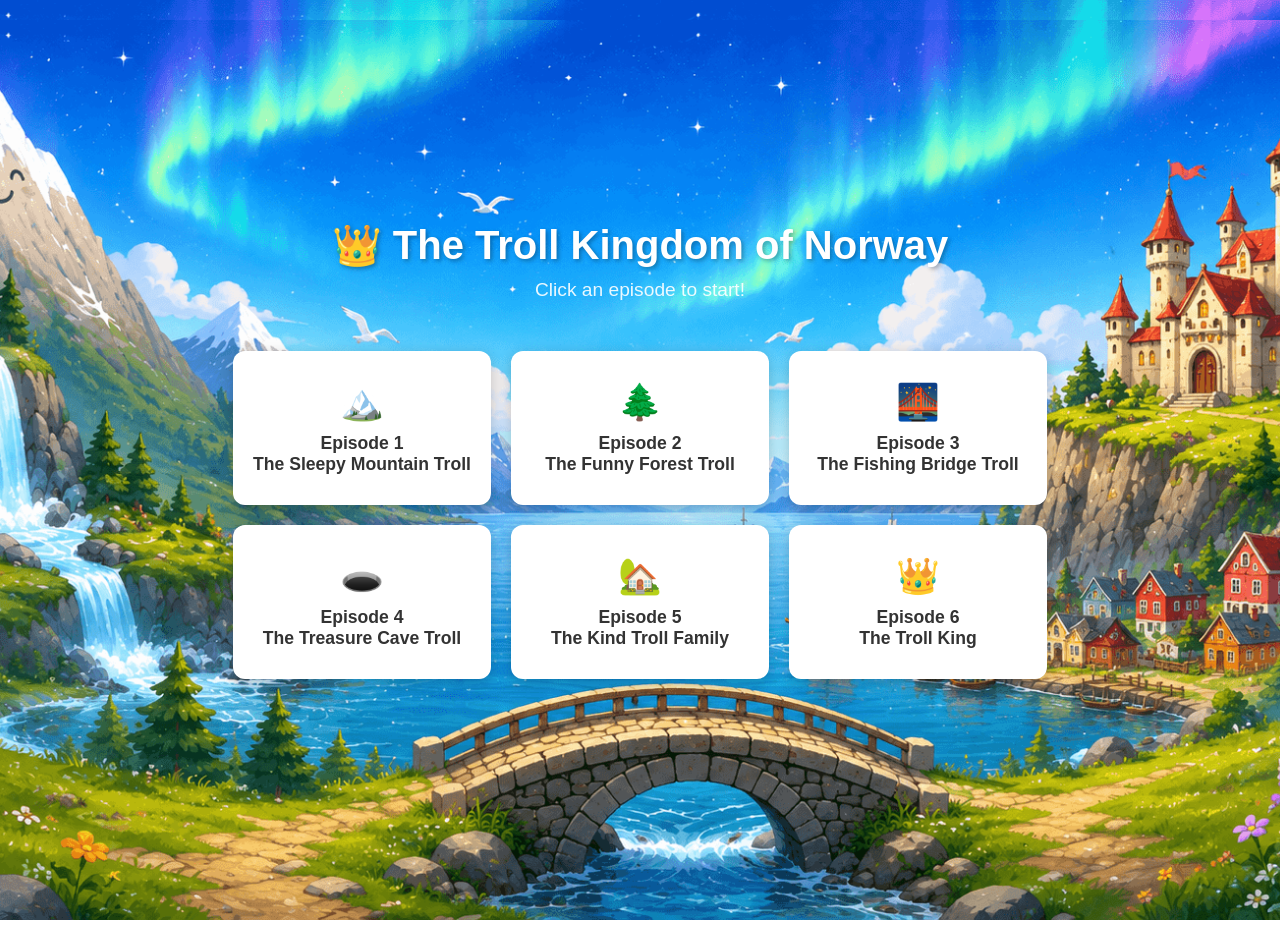
<file: index.html>
<!DOCTYPE html>
<html lang="ko">
<head>
  <meta charset="UTF-8">
  <meta name="viewport" content="width=device-width, initial-scale=1.0">
  <title>The Troll Kingdom of Norway</title>
  <link rel="stylesheet" href="styles.css">
</head>
<body>
  <div class="container">
    <div class="main-screen">
      <h1 class="title">👑 The Troll Kingdom of Norway</h1>
      <p class="subtitle">Click an episode to start!</p>
      
      <div class="episodes-grid">
        <a href="episode1.html" class="episode-btn">
          <span class="episode-icon">🏔️</span>
          <strong>Episode 1</strong><br>
          The Sleepy Mountain Troll
        </a>

        <a href="episode2.html" class="episode-btn">
          <span class="episode-icon">🌲</span>
          <strong>Episode 2</strong><br>
          The Funny Forest Troll
        </a>

        <a href="episode3.html" class="episode-btn">
          <span class="episode-icon">🌉</span>
          <strong>Episode 3</strong><br>
          The Fishing Bridge Troll
        </a>

        <a href="episode4.html" class="episode-btn">
          <span class="episode-icon">🕳️</span>
          <strong>Episode 4</strong><br>
          The Treasure Cave Troll
        </a>

        <a href="episode5.html" class="episode-btn">
          <span class="episode-icon">🏡</span>
          <strong>Episode 5</strong><br>
          The Kind Troll Family
        </a>

        <a href="episode6.html" class="episode-btn">
          <span class="episode-icon">👑</span>
          <strong>Episode 6</strong><br>
          The Troll King
        </a>
      </div>
    </div>
  </div>

  <script src="script.js"></script>
</body>
</html>
</file>
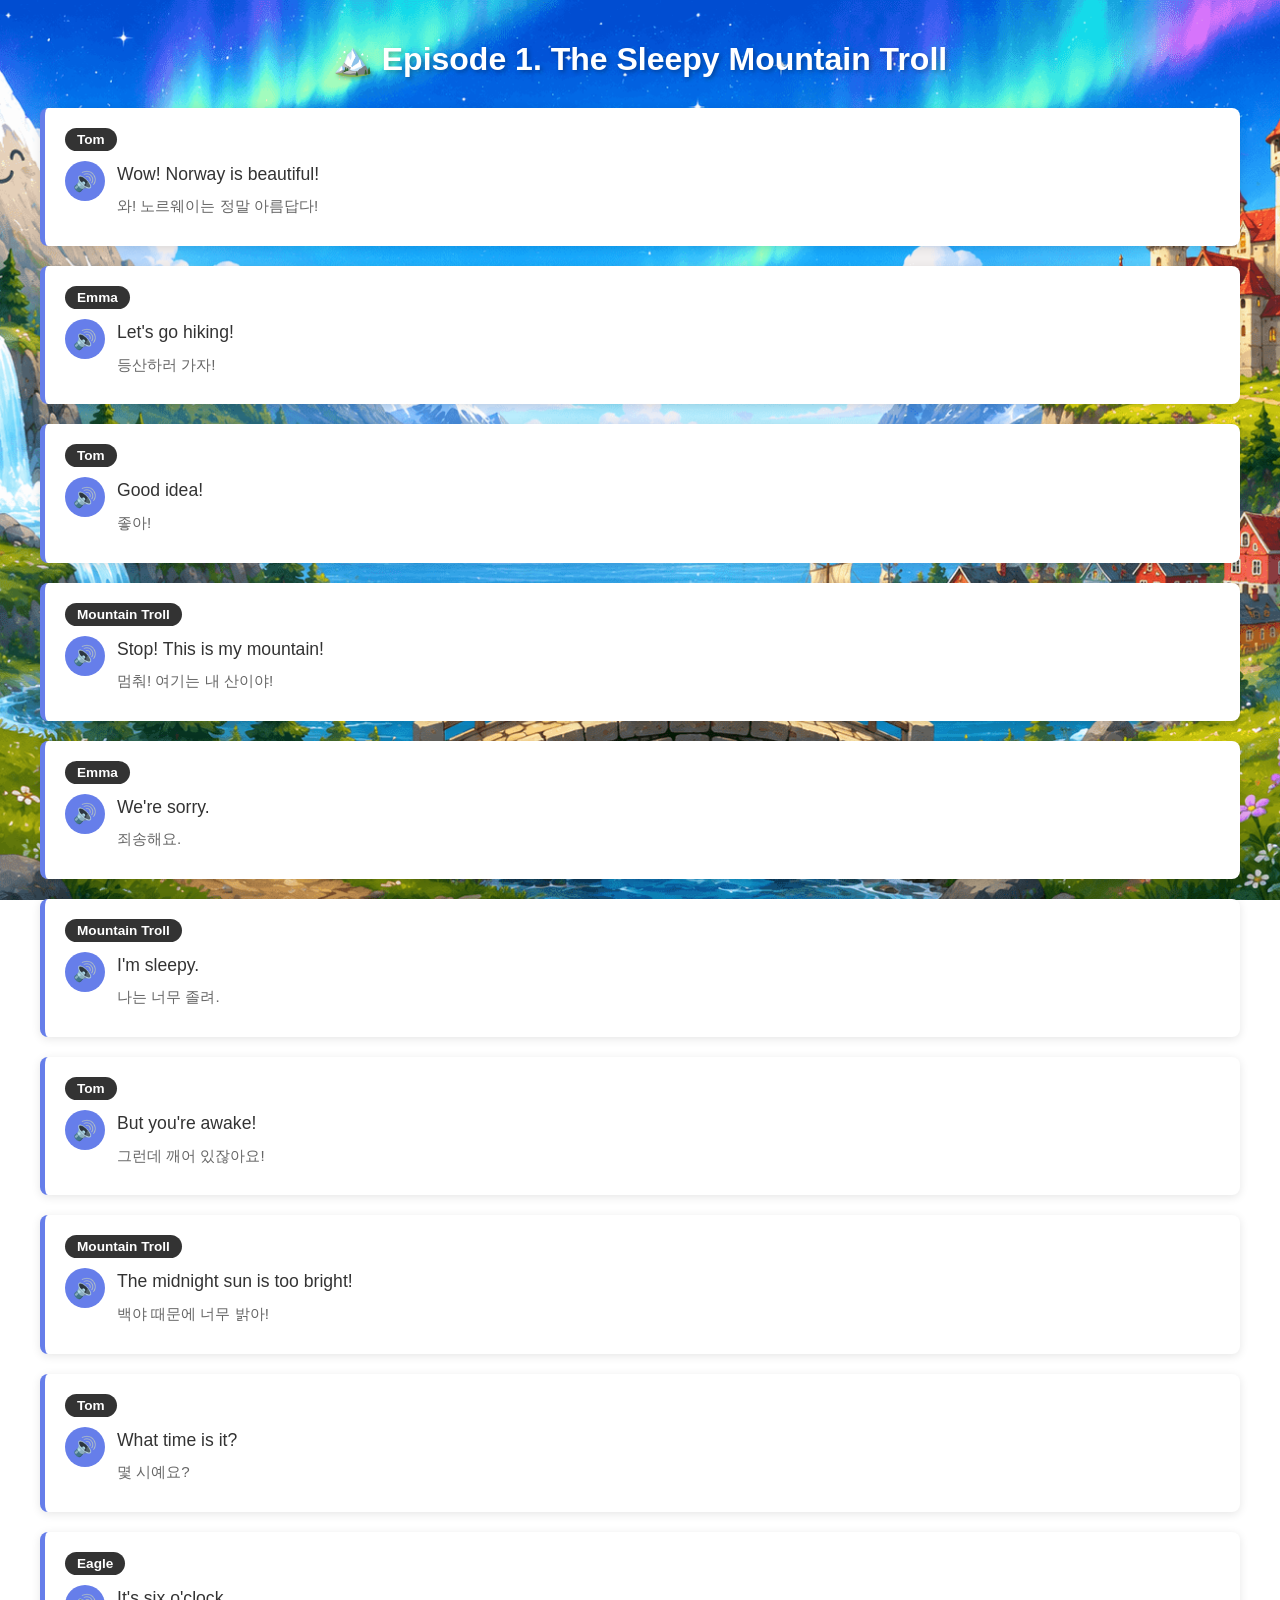
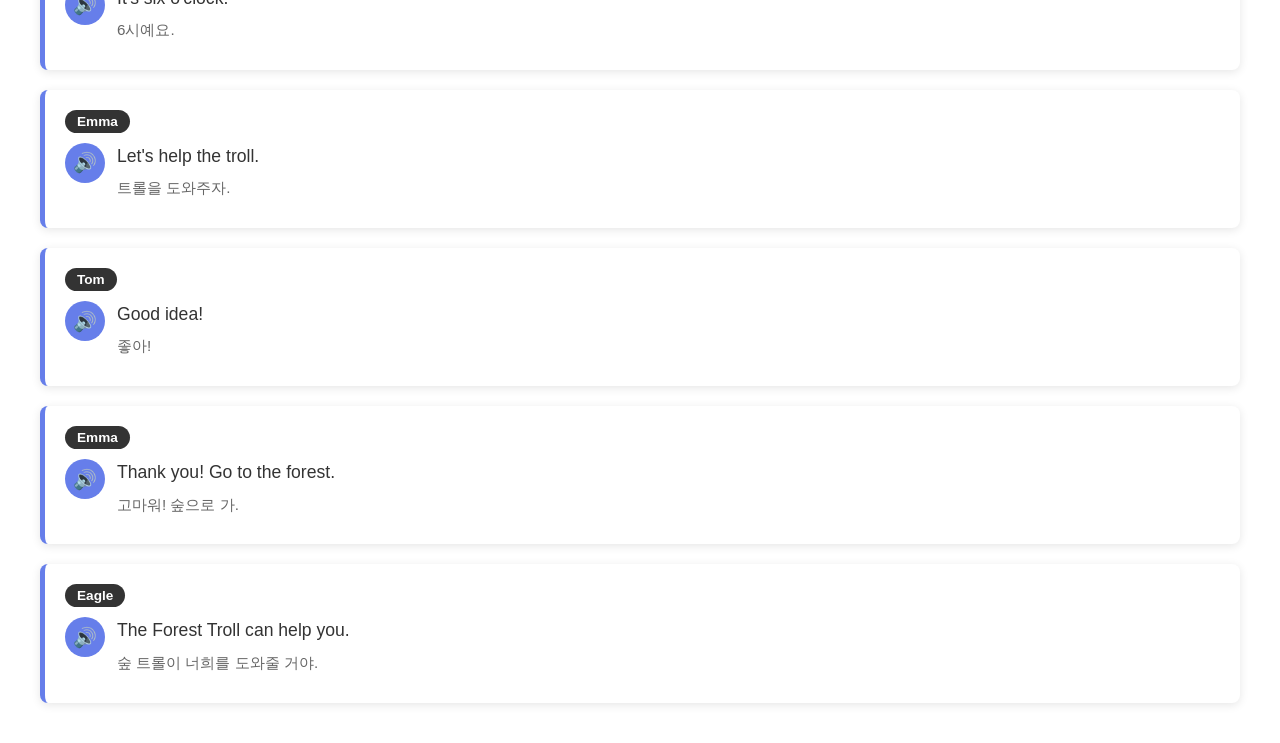
<file: episode1.html>
<!DOCTYPE html>
<html lang="ko">
<head>
  <meta charset="UTF-8">
  <meta name="viewport" content="width=device-width, initial-scale=1.0">
  <title>Episode 1 - The Sleepy Mountain Troll</title>
  <link rel="stylesheet" href="styles.css">
</head>
<body>
  <div class="container">
    <div class="episode-screen">
      <h1 class="episode-title">🏔️ Episode 1. The Sleepy Mountain Troll</h1>
      
      <div class="dialogue-list">
        <div class="dialogue-item">
          <span class="character-badge">Tom</span>
          <div class="dialogue-content">
            <button class="speak-btn">🔊</button>
            <div class="dialogue-text">
              <div class="english-text">Wow! Norway is beautiful!</div>
              <div class="korean-text">와! 노르웨이는 정말 아름답다!</div>
            </div>
          </div>
        </div>

        <div class="dialogue-item">
          <span class="character-badge">Emma</span>
          <div class="dialogue-content">
            <button class="speak-btn">🔊</button>
            <div class="dialogue-text">
              <div class="english-text">Let's go hiking!</div>
              <div class="korean-text">등산하러 가자!</div>
            </div>
          </div>
        </div>

        <div class="dialogue-item">
          <span class="character-badge">Tom</span>
          <div class="dialogue-content">
            <button class="speak-btn">🔊</button>
            <div class="dialogue-text">
              <div class="english-text">Good idea!</div>
              <div class="korean-text">좋아!</div>
            </div>
          </div>
        </div>

        <div class="dialogue-item">
          <span class="character-badge">Mountain Troll</span>
          <div class="dialogue-content">
            <button class="speak-btn">🔊</button>
            <div class="dialogue-text">
              <div class="english-text">Stop! This is my mountain!</div>
              <div class="korean-text">멈춰! 여기는 내 산이야!</div>
            </div>
          </div>
        </div>

        <div class="dialogue-item">
          <span class="character-badge">Emma</span>
          <div class="dialogue-content">
            <button class="speak-btn">🔊</button>
            <div class="dialogue-text">
              <div class="english-text">We're sorry.</div>
              <div class="korean-text">죄송해요.</div>
            </div>
          </div>
        </div>

        <div class="dialogue-item">
          <span class="character-badge">Mountain Troll</span>
          <div class="dialogue-content">
            <button class="speak-btn">🔊</button>
            <div class="dialogue-text">
              <div class="english-text">I'm sleepy.</div>
              <div class="korean-text">나는 너무 졸려.</div>
            </div>
          </div>
        </div>

        <div class="dialogue-item">
          <span class="character-badge">Tom</span>
          <div class="dialogue-content">
            <button class="speak-btn">🔊</button>
            <div class="dialogue-text">
              <div class="english-text">But you're awake!</div>
              <div class="korean-text">그런데 깨어 있잖아요!</div>
            </div>
          </div>
        </div>

        <div class="dialogue-item">
          <span class="character-badge">Mountain Troll</span>
          <div class="dialogue-content">
            <button class="speak-btn">🔊</button>
            <div class="dialogue-text">
              <div class="english-text">The midnight sun is too bright!</div>
              <div class="korean-text">백야 때문에 너무 밝아!</div>
            </div>
          </div>
        </div>

        <div class="dialogue-item">
          <span class="character-badge">Tom</span>
          <div class="dialogue-content">
            <button class="speak-btn">🔊</button>
            <div class="dialogue-text">
              <div class="english-text">What time is it?</div>
              <div class="korean-text">몇 시예요?</div>
            </div>
          </div>
        </div>

        <div class="dialogue-item">
          <span class="character-badge">Eagle</span>
          <div class="dialogue-content">
            <button class="speak-btn">🔊</button>
            <div class="dialogue-text">
              <div class="english-text">It's six o'clock.</div>
              <div class="korean-text">6시예요.</div>
            </div>
          </div>
        </div>

        <div class="dialogue-item">
          <span class="character-badge">Emma</span>
          <div class="dialogue-content">
            <button class="speak-btn">🔊</button>
            <div class="dialogue-text">
              <div class="english-text">Let's help the troll.</div>
              <div class="korean-text">트롤을 도와주자.</div>
            </div>
          </div>
        </div>

        <div class="dialogue-item">
          <span class="character-badge">Tom</span>
          <div class="dialogue-content">
            <button class="speak-btn">🔊</button>
            <div class="dialogue-text">
              <div class="english-text">Good idea!</div>
              <div class="korean-text">좋아!</div>
            </div>
          </div>
        </div>

        <div class="dialogue-item">
          <span class="character-badge">Emma</span>
          <div class="dialogue-content">
            <button class="speak-btn">🔊</button>
            <div class="dialogue-text">
              <div class="english-text">Thank you! Go to the forest.</div>
              <div class="korean-text">고마워! 숲으로 가.</div>
            </div>
          </div>
        </div>

        <div class="dialogue-item">
          <span class="character-badge">Eagle</span>
          <div class="dialogue-content">
            <button class="speak-btn">🔊</button>
            <div class="dialogue-text">
              <div class="english-text">The Forest Troll can help you.</div>
              <div class="korean-text">숲 트롤이 너희를 도와줄 거야.</div>
            </div>
          </div>
        </div>
      </div>
    </div>
  </div>

  <script src="script.js"></script>
</body>
</html>
</file>
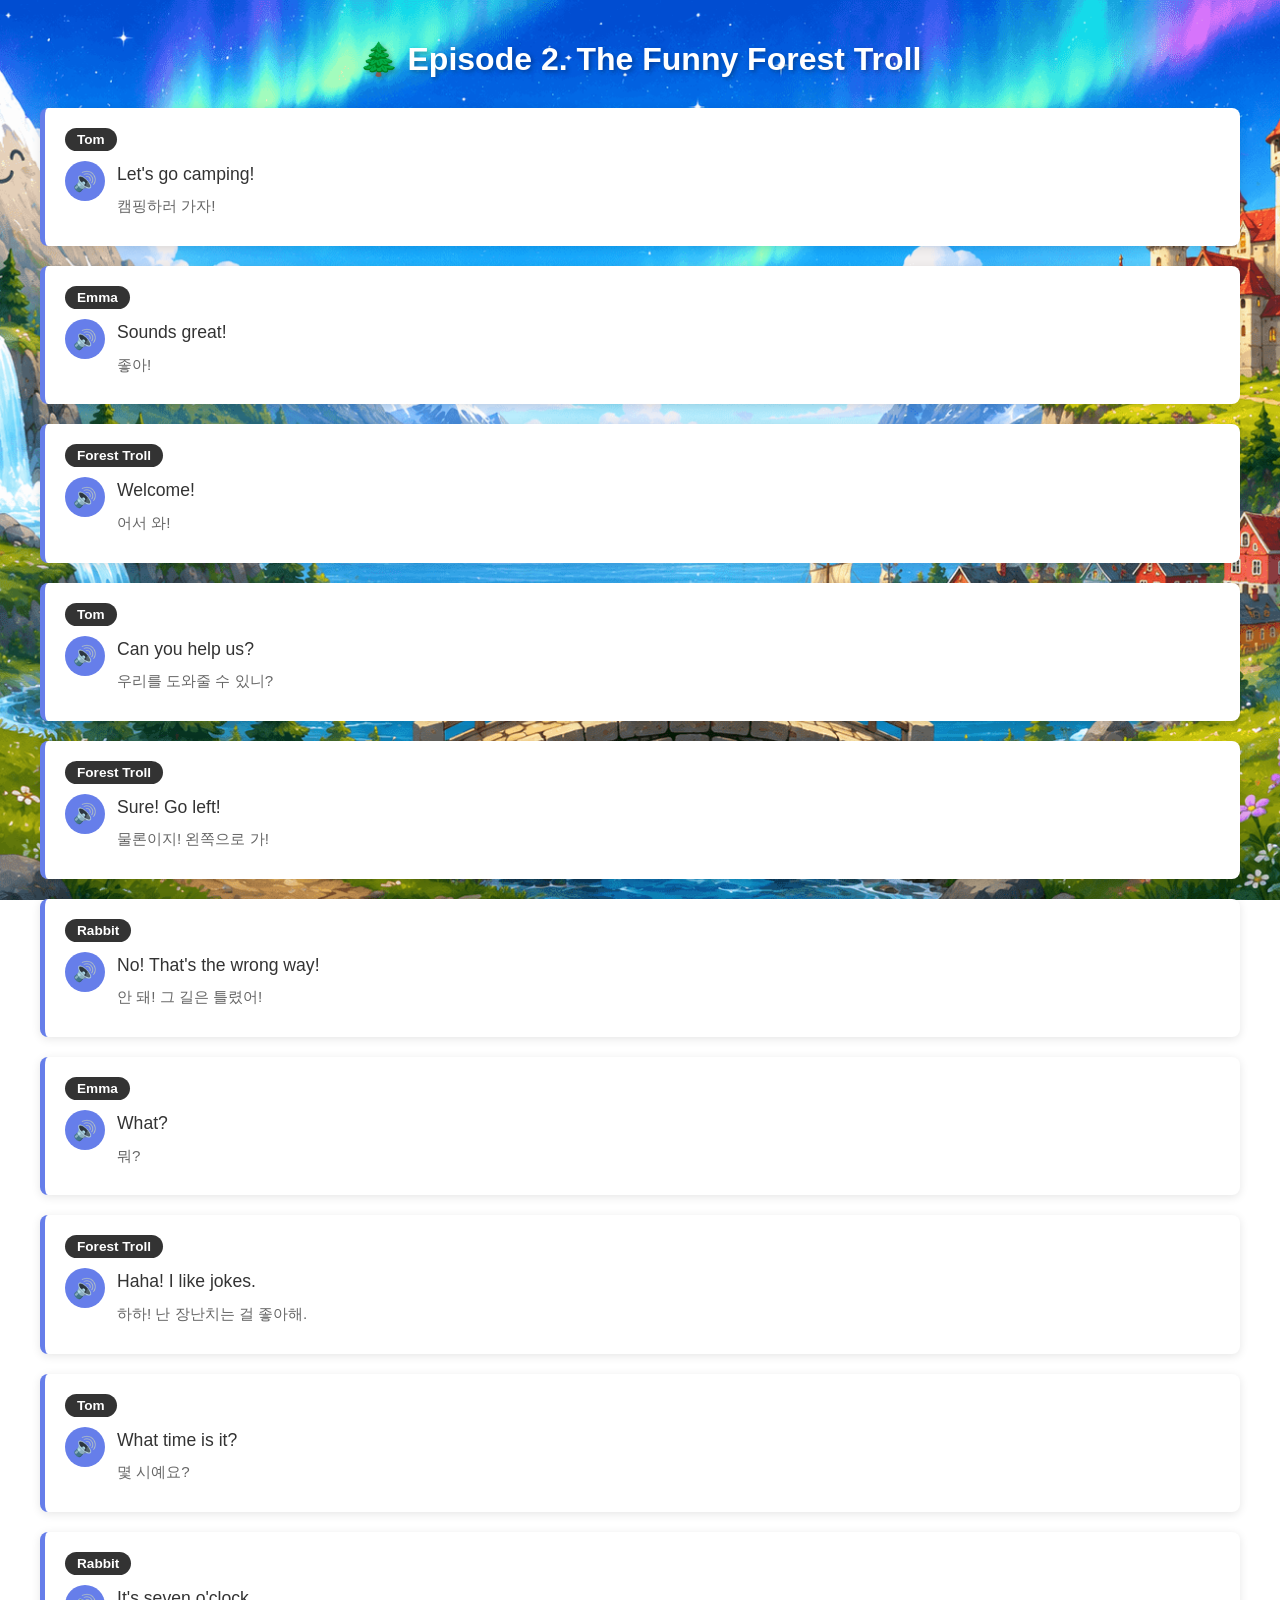
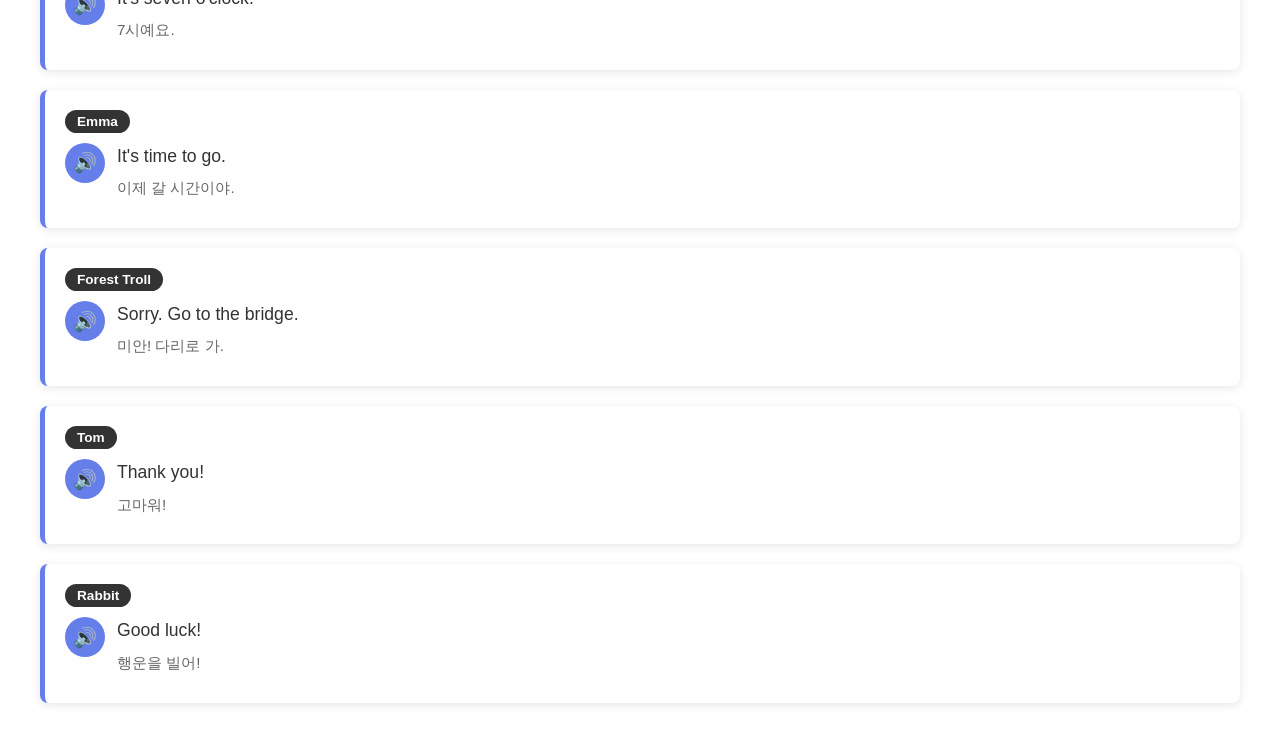
<file: episode2.html>
<!DOCTYPE html>
<html lang="ko">
<head>
  <meta charset="UTF-8">
  <meta name="viewport" content="width=device-width, initial-scale=1.0">
  <title>Episode 2 - The Funny Forest Troll</title>
  <link rel="stylesheet" href="styles.css">
</head>
<body>
  <div class="container">
    <div class="episode-screen">
      <h1 class="episode-title">🌲 Episode 2. The Funny Forest Troll</h1>
      
      <div class="dialogue-list">
        <div class="dialogue-item">
          <span class="character-badge">Tom</span>
          <div class="dialogue-content">
            <button class="speak-btn">🔊</button>
            <div class="dialogue-text">
              <div class="english-text">Let's go camping!</div>
              <div class="korean-text">캠핑하러 가자!</div>
            </div>
          </div>
        </div>

        <div class="dialogue-item">
          <span class="character-badge">Emma</span>
          <div class="dialogue-content">
            <button class="speak-btn">🔊</button>
            <div class="dialogue-text">
              <div class="english-text">Sounds great!</div>
              <div class="korean-text">좋아!</div>
            </div>
          </div>
        </div>

        <div class="dialogue-item">
          <span class="character-badge">Forest Troll</span>
          <div class="dialogue-content">
            <button class="speak-btn">🔊</button>
            <div class="dialogue-text">
              <div class="english-text">Welcome!</div>
              <div class="korean-text">어서 와!</div>
            </div>
          </div>
        </div>

        <div class="dialogue-item">
          <span class="character-badge">Tom</span>
          <div class="dialogue-content">
            <button class="speak-btn">🔊</button>
            <div class="dialogue-text">
              <div class="english-text">Can you help us?</div>
              <div class="korean-text">우리를 도와줄 수 있니?</div>
            </div>
          </div>
        </div>

        <div class="dialogue-item">
          <span class="character-badge">Forest Troll</span>
          <div class="dialogue-content">
            <button class="speak-btn">🔊</button>
            <div class="dialogue-text">
              <div class="english-text">Sure! Go left!</div>
              <div class="korean-text">물론이지! 왼쪽으로 가!</div>
            </div>
          </div>
        </div>

        <div class="dialogue-item">
          <span class="character-badge">Rabbit</span>
          <div class="dialogue-content">
            <button class="speak-btn">🔊</button>
            <div class="dialogue-text">
              <div class="english-text">No! That's the wrong way!</div>
              <div class="korean-text">안 돼! 그 길은 틀렸어!</div>
            </div>
          </div>
        </div>

        <div class="dialogue-item">
          <span class="character-badge">Emma</span>
          <div class="dialogue-content">
            <button class="speak-btn">🔊</button>
            <div class="dialogue-text">
              <div class="english-text">What?</div>
              <div class="korean-text">뭐?</div>
            </div>
          </div>
        </div>

        <div class="dialogue-item">
          <span class="character-badge">Forest Troll</span>
          <div class="dialogue-content">
            <button class="speak-btn">🔊</button>
            <div class="dialogue-text">
              <div class="english-text">Haha! I like jokes.</div>
              <div class="korean-text">하하! 난 장난치는 걸 좋아해.</div>
            </div>
          </div>
        </div>

        <div class="dialogue-item">
          <span class="character-badge">Tom</span>
          <div class="dialogue-content">
            <button class="speak-btn">🔊</button>
            <div class="dialogue-text">
              <div class="english-text">What time is it?</div>
              <div class="korean-text">몇 시예요?</div>
            </div>
          </div>
        </div>

        <div class="dialogue-item">
          <span class="character-badge">Rabbit</span>
          <div class="dialogue-content">
            <button class="speak-btn">🔊</button>
            <div class="dialogue-text">
              <div class="english-text">It's seven o'clock.</div>
              <div class="korean-text">7시예요.</div>
            </div>
          </div>
        </div>

        <div class="dialogue-item">
          <span class="character-badge">Emma</span>
          <div class="dialogue-content">
            <button class="speak-btn">🔊</button>
            <div class="dialogue-text">
              <div class="english-text">It's time to go.</div>
              <div class="korean-text">이제 갈 시간이야.</div>
            </div>
          </div>
        </div>

        <div class="dialogue-item">
          <span class="character-badge">Forest Troll</span>
          <div class="dialogue-content">
            <button class="speak-btn">🔊</button>
            <div class="dialogue-text">
              <div class="english-text">Sorry. Go to the bridge.</div>
              <div class="korean-text">미안! 다리로 가.</div>
            </div>
          </div>
        </div>

        <div class="dialogue-item">
          <span class="character-badge">Tom</span>
          <div class="dialogue-content">
            <button class="speak-btn">🔊</button>
            <div class="dialogue-text">
              <div class="english-text">Thank you!</div>
              <div class="korean-text">고마워!</div>
            </div>
          </div>
        </div>

        <div class="dialogue-item">
          <span class="character-badge">Rabbit</span>
          <div class="dialogue-content">
            <button class="speak-btn">🔊</button>
            <div class="dialogue-text">
              <div class="english-text">Good luck!</div>
              <div class="korean-text">행운을 빌어!</div>
            </div>
          </div>
        </div>
      </div>
    </div>
  </div>

  <script src="script.js"></script>
</body>
</html>
</file>
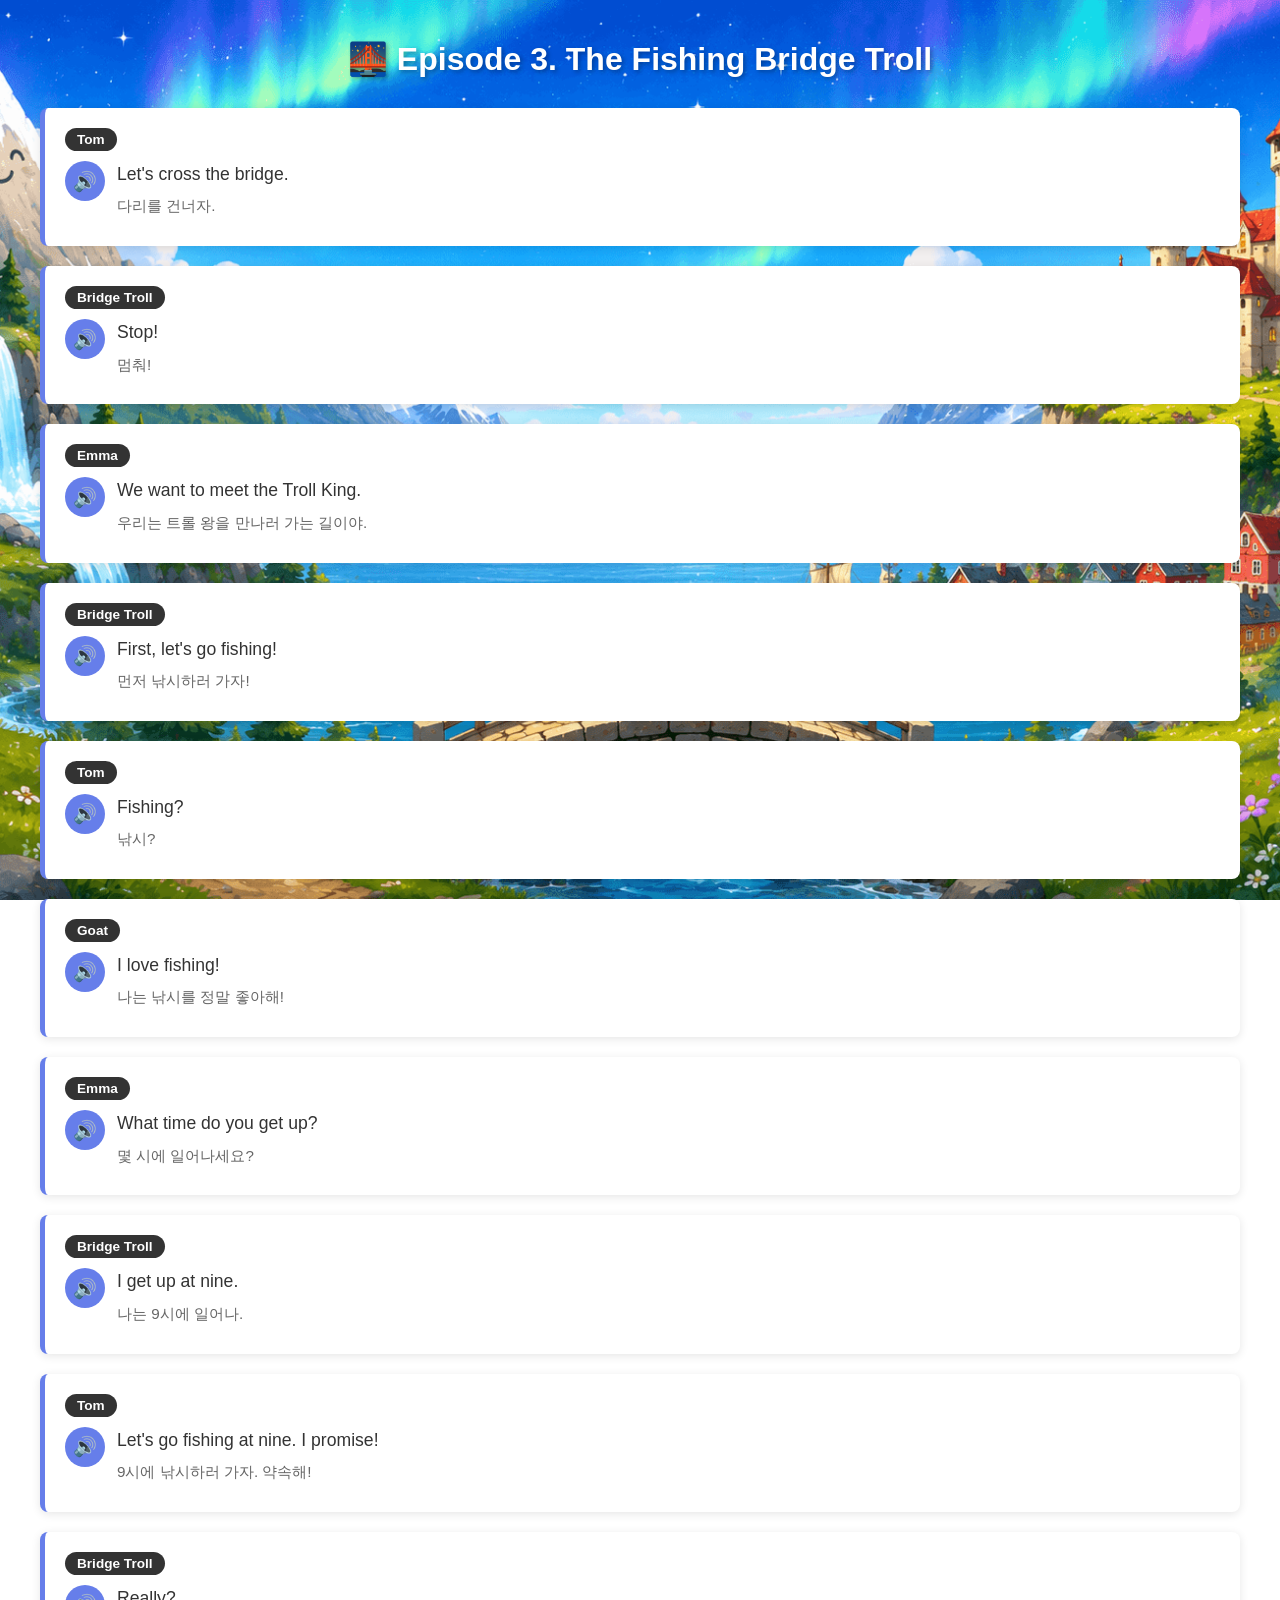
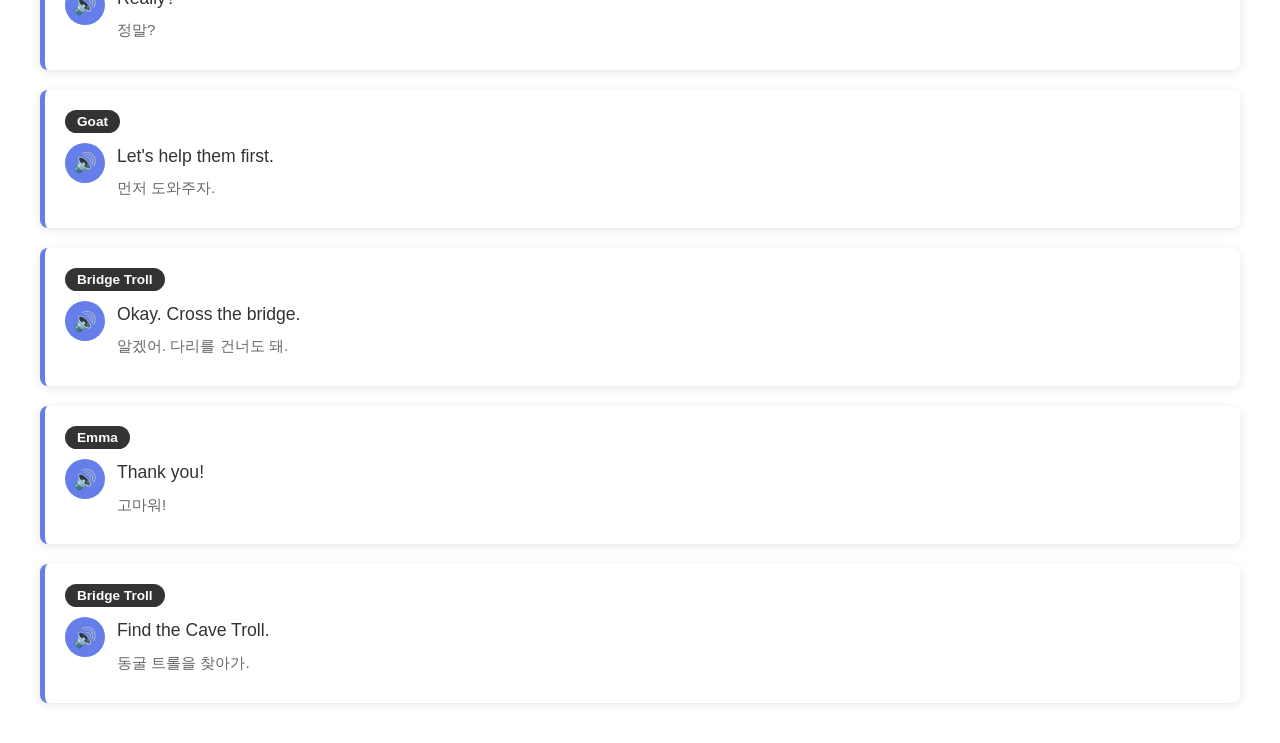
<file: episode3.html>
<!DOCTYPE html>
<html lang="ko">
<head>
  <meta charset="UTF-8">
  <meta name="viewport" content="width=device-width, initial-scale=1.0">
  <title>Episode 3 - The Fishing Bridge Troll</title>
  <link rel="stylesheet" href="styles.css">
</head>
<body>
  <div class="container">
    <div class="episode-screen">
      <h1 class="episode-title">🌉 Episode 3. The Fishing Bridge Troll</h1>
      
      <div class="dialogue-list">
        <div class="dialogue-item">
          <span class="character-badge">Tom</span>
          <div class="dialogue-content">
            <button class="speak-btn">🔊</button>
            <div class="dialogue-text">
              <div class="english-text">Let's cross the bridge.</div>
              <div class="korean-text">다리를 건너자.</div>
            </div>
          </div>
        </div>

        <div class="dialogue-item">
          <span class="character-badge">Bridge Troll</span>
          <div class="dialogue-content">
            <button class="speak-btn">🔊</button>
            <div class="dialogue-text">
              <div class="english-text">Stop!</div>
              <div class="korean-text">멈춰!</div>
            </div>
          </div>
        </div>

        <div class="dialogue-item">
          <span class="character-badge">Emma</span>
          <div class="dialogue-content">
            <button class="speak-btn">🔊</button>
            <div class="dialogue-text">
              <div class="english-text">We want to meet the Troll King.</div>
              <div class="korean-text">우리는 트롤 왕을 만나러 가는 길이야.</div>
            </div>
          </div>
        </div>

        <div class="dialogue-item">
          <span class="character-badge">Bridge Troll</span>
          <div class="dialogue-content">
            <button class="speak-btn">🔊</button>
            <div class="dialogue-text">
              <div class="english-text">First, let's go fishing!</div>
              <div class="korean-text">먼저 낚시하러 가자!</div>
            </div>
          </div>
        </div>

        <div class="dialogue-item">
          <span class="character-badge">Tom</span>
          <div class="dialogue-content">
            <button class="speak-btn">🔊</button>
            <div class="dialogue-text">
              <div class="english-text">Fishing?</div>
              <div class="korean-text">낚시?</div>
            </div>
          </div>
        </div>

        <div class="dialogue-item">
          <span class="character-badge">Goat</span>
          <div class="dialogue-content">
            <button class="speak-btn">🔊</button>
            <div class="dialogue-text">
              <div class="english-text">I love fishing!</div>
              <div class="korean-text">나는 낚시를 정말 좋아해!</div>
            </div>
          </div>
        </div>

        <div class="dialogue-item">
          <span class="character-badge">Emma</span>
          <div class="dialogue-content">
            <button class="speak-btn">🔊</button>
            <div class="dialogue-text">
              <div class="english-text">What time do you get up?</div>
              <div class="korean-text">몇 시에 일어나세요?</div>
            </div>
          </div>
        </div>

        <div class="dialogue-item">
          <span class="character-badge">Bridge Troll</span>
          <div class="dialogue-content">
            <button class="speak-btn">🔊</button>
            <div class="dialogue-text">
              <div class="english-text">I get up at nine.</div>
              <div class="korean-text">나는 9시에 일어나.</div>
            </div>
          </div>
        </div>

        <div class="dialogue-item">
          <span class="character-badge">Tom</span>
          <div class="dialogue-content">
            <button class="speak-btn">🔊</button>
            <div class="dialogue-text">
              <div class="english-text">Let's go fishing at nine. I promise!</div>
              <div class="korean-text">9시에 낚시하러 가자. 약속해!</div>
            </div>
          </div>
        </div>

        <div class="dialogue-item">
          <span class="character-badge">Bridge Troll</span>
          <div class="dialogue-content">
            <button class="speak-btn">🔊</button>
            <div class="dialogue-text">
              <div class="english-text">Really?</div>
              <div class="korean-text">정말?</div>
            </div>
          </div>
        </div>

        <div class="dialogue-item">
          <span class="character-badge">Goat</span>
          <div class="dialogue-content">
            <button class="speak-btn">🔊</button>
            <div class="dialogue-text">
              <div class="english-text">Let's help them first.</div>
              <div class="korean-text">먼저 도와주자.</div>
            </div>
          </div>
        </div>

        <div class="dialogue-item">
          <span class="character-badge">Bridge Troll</span>
          <div class="dialogue-content">
            <button class="speak-btn">🔊</button>
            <div class="dialogue-text">
              <div class="english-text">Okay. Cross the bridge.</div>
              <div class="korean-text">알겠어. 다리를 건너도 돼.</div>
            </div>
          </div>
        </div>

        <div class="dialogue-item">
          <span class="character-badge">Emma</span>
          <div class="dialogue-content">
            <button class="speak-btn">🔊</button>
            <div class="dialogue-text">
              <div class="english-text">Thank you!</div>
              <div class="korean-text">고마워!</div>
            </div>
          </div>
        </div>

        <div class="dialogue-item">
          <span class="character-badge">Bridge Troll</span>
          <div class="dialogue-content">
            <button class="speak-btn">🔊</button>
            <div class="dialogue-text">
              <div class="english-text">Find the Cave Troll.</div>
              <div class="korean-text">동굴 트롤을 찾아가.</div>
            </div>
          </div>
        </div>
      </div>
    </div>
  </div>

  <script src="script.js"></script>
</body>
</html>
</file>
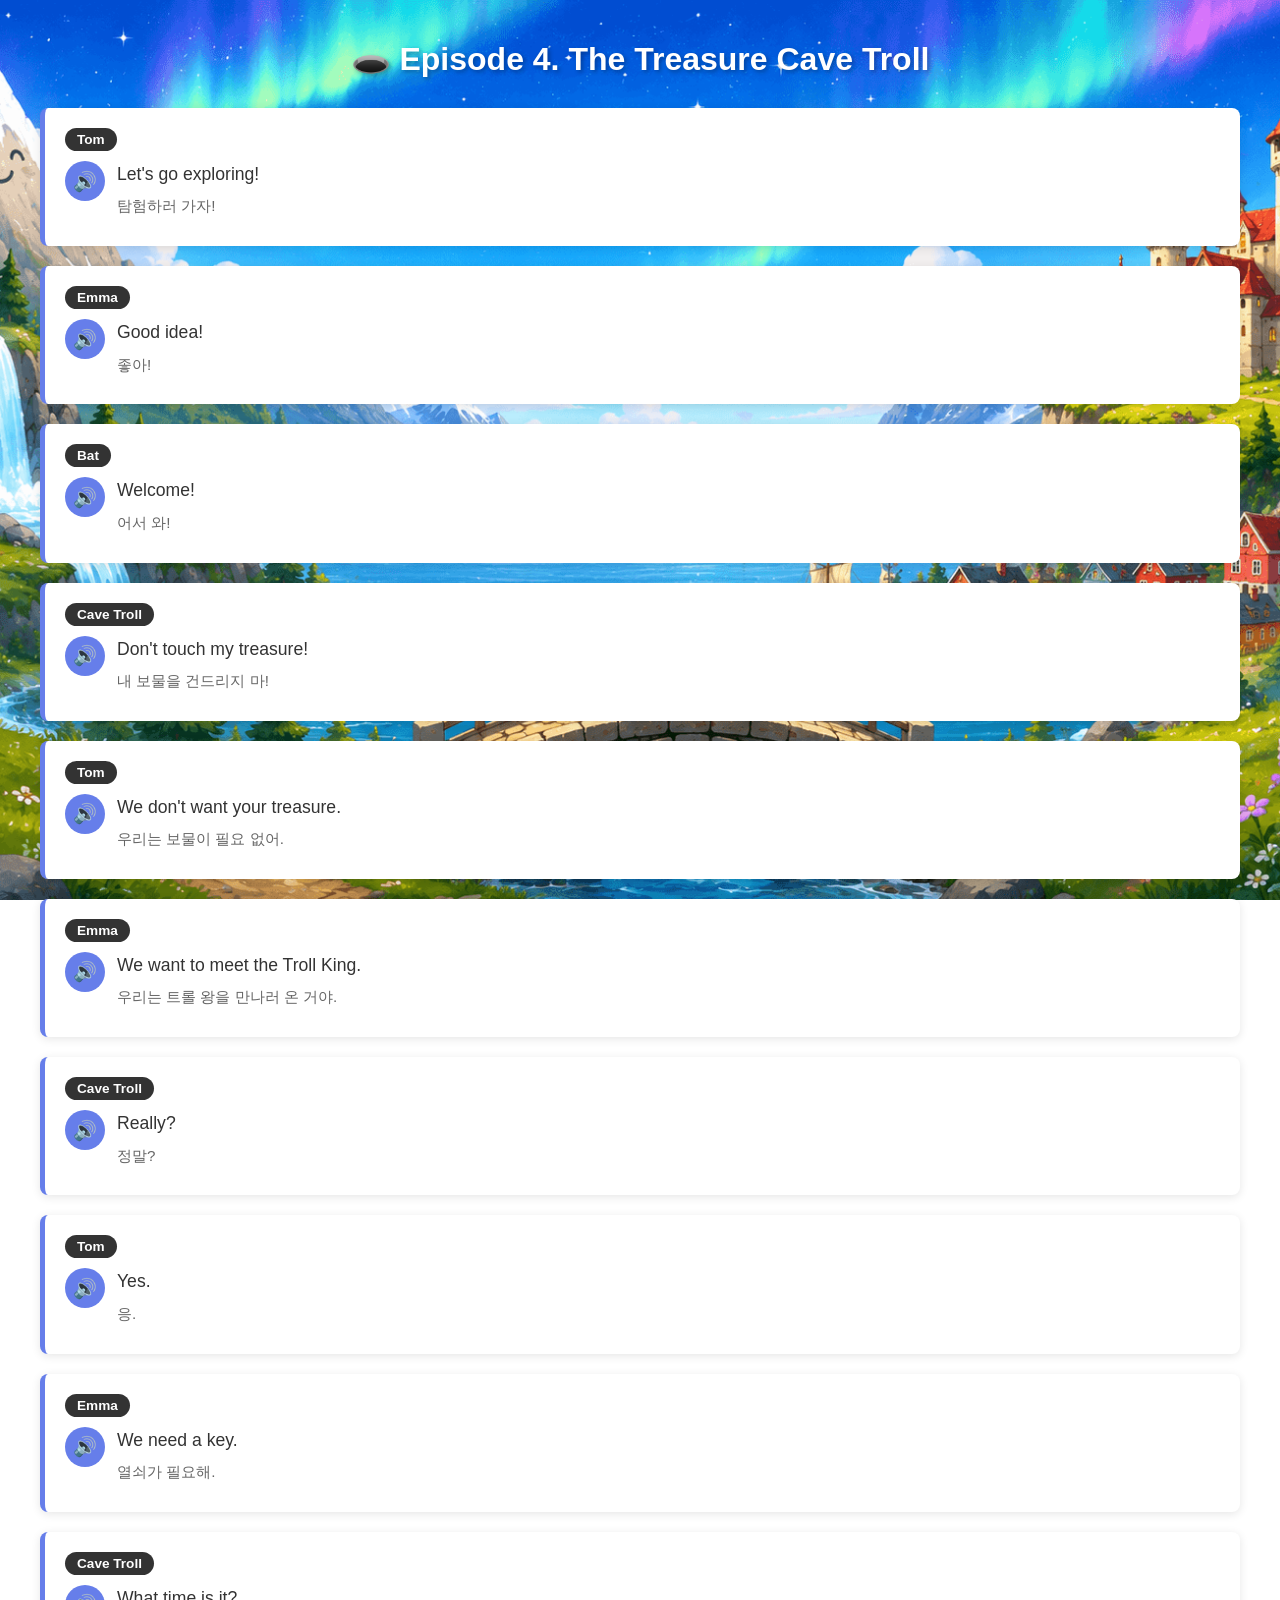
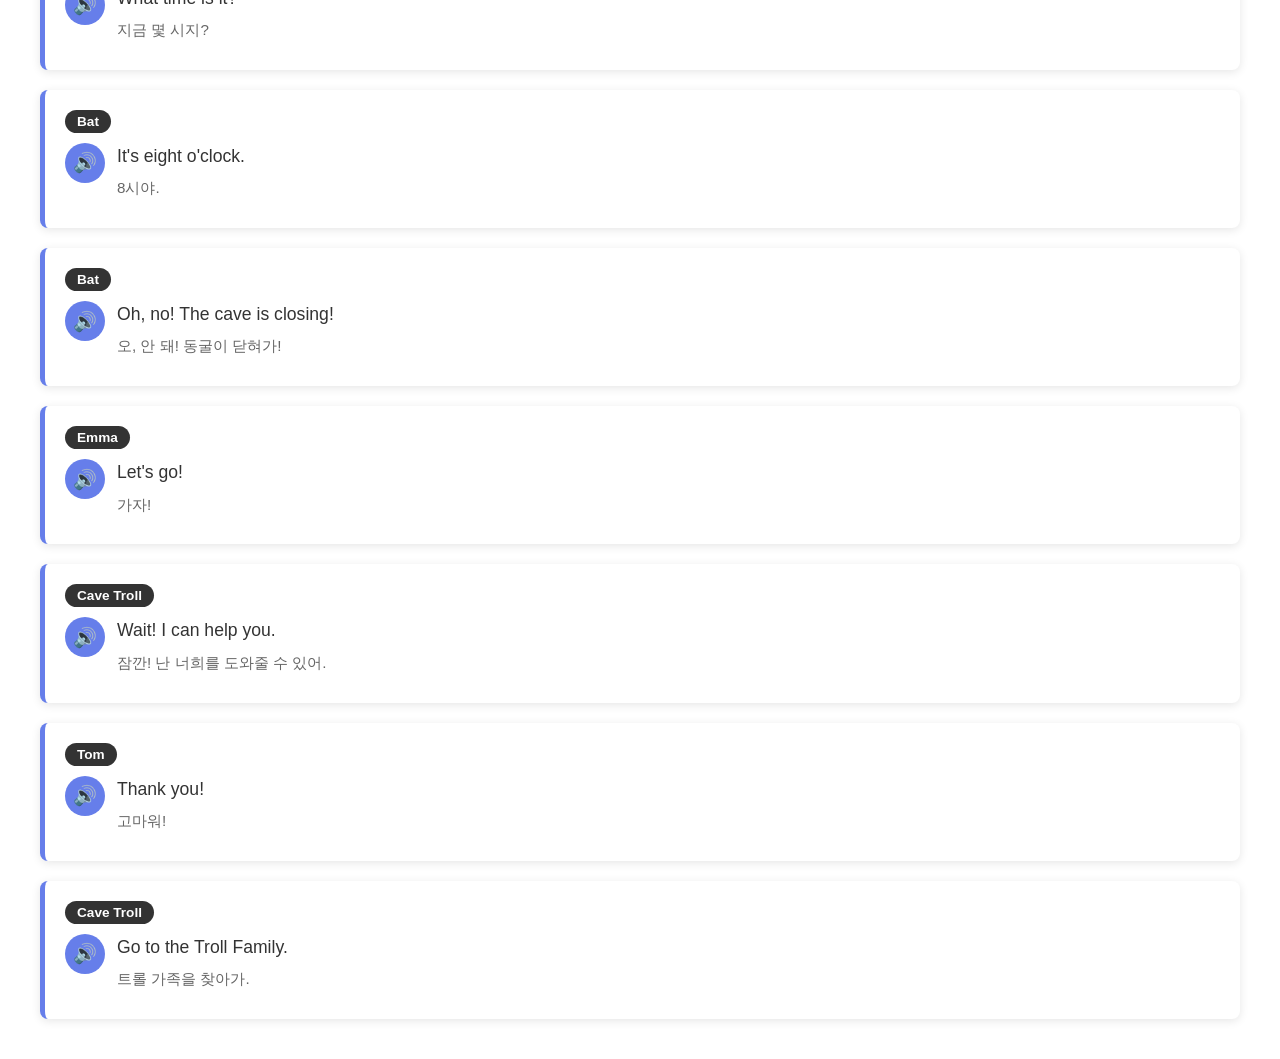
<file: episode4.html>
<!DOCTYPE html>
<html lang="ko">
<head>
  <meta charset="UTF-8">
  <meta name="viewport" content="width=device-width, initial-scale=1.0">
  <title>Episode 4 - The Treasure Cave Troll</title>
  <link rel="stylesheet" href="styles.css">
</head>
<body>
  <div class="container">
    <div class="episode-screen">
      <h1 class="episode-title">🕳️ Episode 4. The Treasure Cave Troll</h1>
      
      <div class="dialogue-list">
        <div class="dialogue-item">
          <span class="character-badge">Tom</span>
          <div class="dialogue-content">
            <button class="speak-btn">🔊</button>
            <div class="dialogue-text">
              <div class="english-text">Let's go exploring!</div>
              <div class="korean-text">탐험하러 가자!</div>
            </div>
          </div>
        </div>

        <div class="dialogue-item">
          <span class="character-badge">Emma</span>
          <div class="dialogue-content">
            <button class="speak-btn">🔊</button>
            <div class="dialogue-text">
              <div class="english-text">Good idea!</div>
              <div class="korean-text">좋아!</div>
            </div>
          </div>
        </div>

        <div class="dialogue-item">
          <span class="character-badge">Bat</span>
          <div class="dialogue-content">
            <button class="speak-btn">🔊</button>
            <div class="dialogue-text">
              <div class="english-text">Welcome!</div>
              <div class="korean-text">어서 와!</div>
            </div>
          </div>
        </div>

        <div class="dialogue-item">
          <span class="character-badge">Cave Troll</span>
          <div class="dialogue-content">
            <button class="speak-btn">🔊</button>
            <div class="dialogue-text">
              <div class="english-text">Don't touch my treasure!</div>
              <div class="korean-text">내 보물을 건드리지 마!</div>
            </div>
          </div>
        </div>

        <div class="dialogue-item">
          <span class="character-badge">Tom</span>
          <div class="dialogue-content">
            <button class="speak-btn">🔊</button>
            <div class="dialogue-text">
              <div class="english-text">We don't want your treasure.</div>
              <div class="korean-text">우리는 보물이 필요 없어.</div>
            </div>
          </div>
        </div>

        <div class="dialogue-item">
          <span class="character-badge">Emma</span>
          <div class="dialogue-content">
            <button class="speak-btn">🔊</button>
            <div class="dialogue-text">
              <div class="english-text">We want to meet the Troll King.</div>
              <div class="korean-text">우리는 트롤 왕을 만나러 온 거야.</div>
            </div>
          </div>
        </div>

        <div class="dialogue-item">
          <span class="character-badge">Cave Troll</span>
          <div class="dialogue-content">
            <button class="speak-btn">🔊</button>
            <div class="dialogue-text">
              <div class="english-text">Really?</div>
              <div class="korean-text">정말?</div>
            </div>
          </div>
        </div>

        <div class="dialogue-item">
          <span class="character-badge">Tom</span>
          <div class="dialogue-content">
            <button class="speak-btn">🔊</button>
            <div class="dialogue-text">
              <div class="english-text">Yes.</div>
              <div class="korean-text">응.</div>
            </div>
          </div>
        </div>

        <div class="dialogue-item">
          <span class="character-badge">Emma</span>
          <div class="dialogue-content">
            <button class="speak-btn">🔊</button>
            <div class="dialogue-text">
              <div class="english-text">We need a key.</div>
              <div class="korean-text">열쇠가 필요해.</div>
            </div>
          </div>
        </div>

        <div class="dialogue-item">
          <span class="character-badge">Cave Troll</span>
          <div class="dialogue-content">
            <button class="speak-btn">🔊</button>
            <div class="dialogue-text">
              <div class="english-text">What time is it?</div>
              <div class="korean-text">지금 몇 시지?</div>
            </div>
          </div>
        </div>

        <div class="dialogue-item">
          <span class="character-badge">Bat</span>
          <div class="dialogue-content">
            <button class="speak-btn">🔊</button>
            <div class="dialogue-text">
              <div class="english-text">It's eight o'clock.</div>
              <div class="korean-text">8시야.</div>
            </div>
          </div>
        </div>

        <div class="dialogue-item">
          <span class="character-badge">Bat</span>
          <div class="dialogue-content">
            <button class="speak-btn">🔊</button>
            <div class="dialogue-text">
              <div class="english-text">Oh, no! The cave is closing!</div>
              <div class="korean-text">오, 안 돼! 동굴이 닫혀가!</div>
            </div>
          </div>
        </div>

        <div class="dialogue-item">
          <span class="character-badge">Emma</span>
          <div class="dialogue-content">
            <button class="speak-btn">🔊</button>
            <div class="dialogue-text">
              <div class="english-text">Let's go!</div>
              <div class="korean-text">가자!</div>
            </div>
          </div>
        </div>

        <div class="dialogue-item">
          <span class="character-badge">Cave Troll</span>
          <div class="dialogue-content">
            <button class="speak-btn">🔊</button>
            <div class="dialogue-text">
              <div class="english-text">Wait! I can help you.</div>
              <div class="korean-text">잠깐! 난 너희를 도와줄 수 있어.</div>
            </div>
          </div>
        </div>

        <div class="dialogue-item">
          <span class="character-badge">Tom</span>
          <div class="dialogue-content">
            <button class="speak-btn">🔊</button>
            <div class="dialogue-text">
              <div class="english-text">Thank you!</div>
              <div class="korean-text">고마워!</div>
            </div>
          </div>
        </div>

        <div class="dialogue-item">
          <span class="character-badge">Cave Troll</span>
          <div class="dialogue-content">
            <button class="speak-btn">🔊</button>
            <div class="dialogue-text">
              <div class="english-text">Go to the Troll Family.</div>
              <div class="korean-text">트롤 가족을 찾아가.</div>
            </div>
          </div>
        </div>
      </div>
    </div>
  </div>

  <script src="script.js"></script>
</body>
</html>
</file>
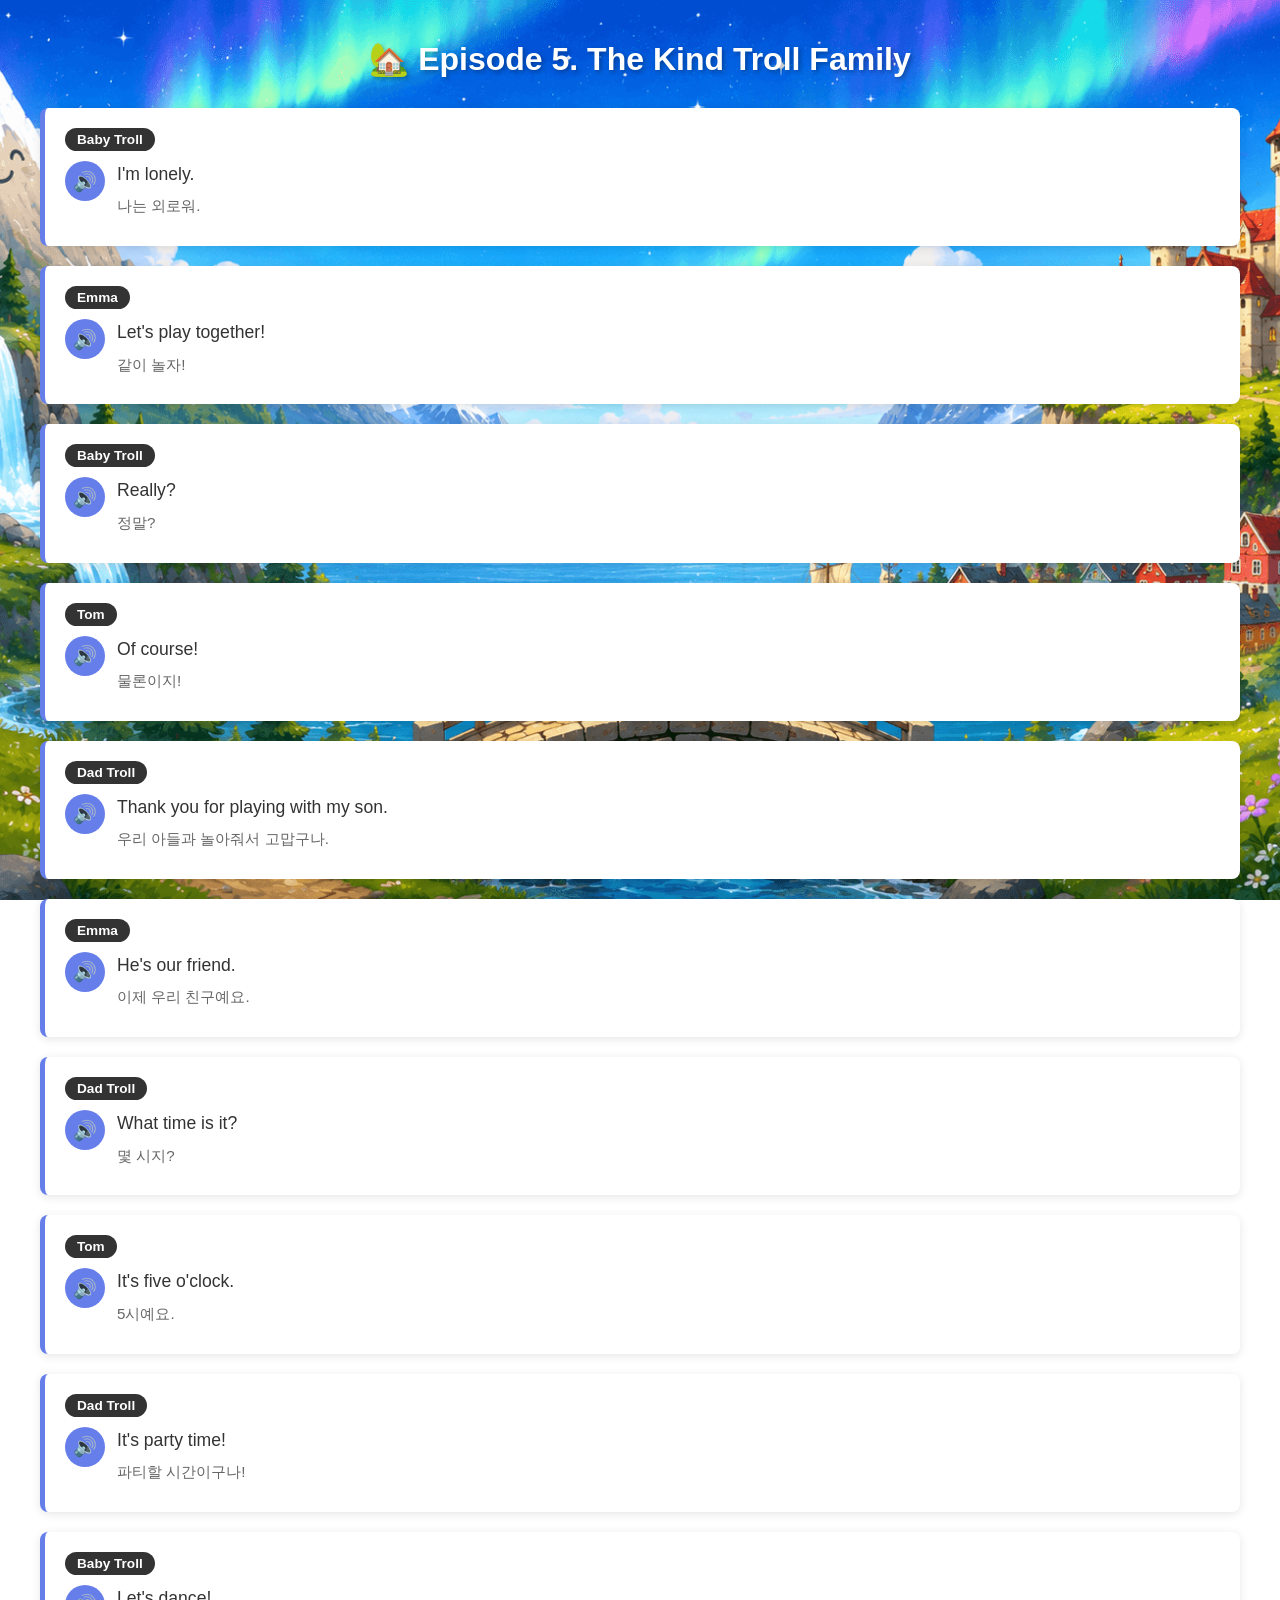
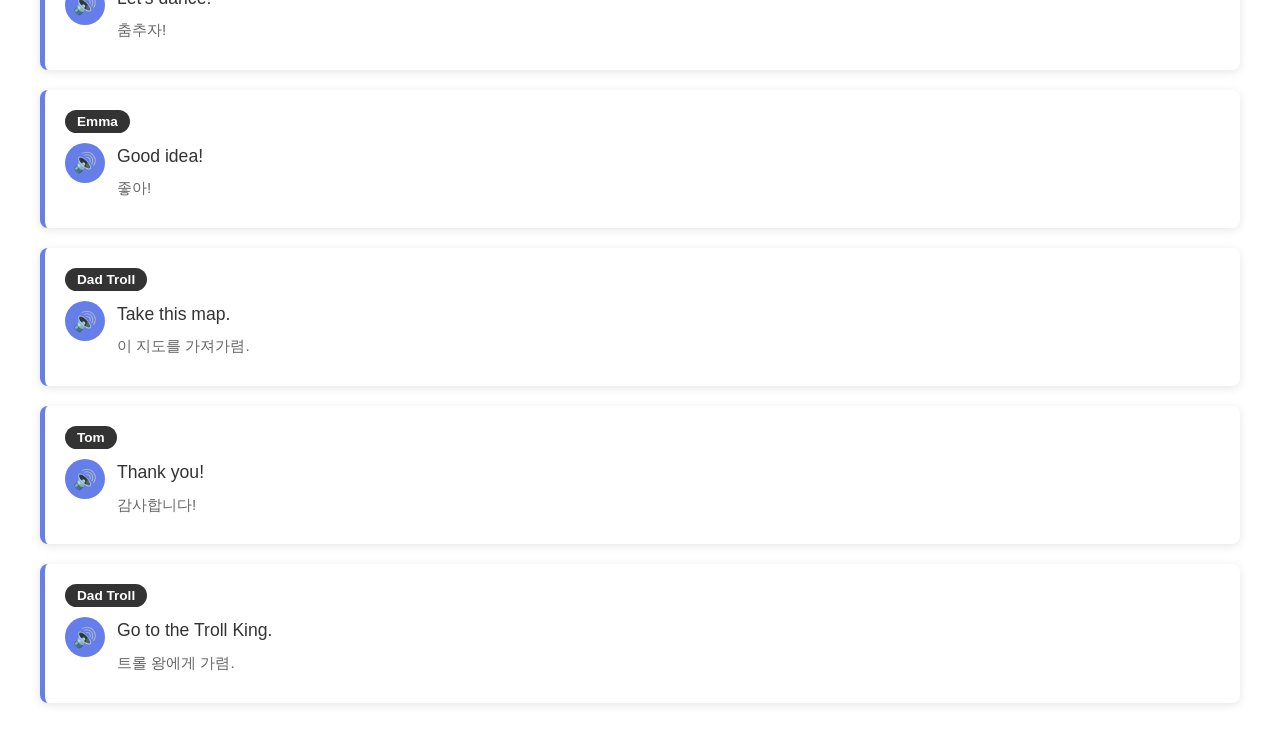
<file: episode5.html>
<!DOCTYPE html>
<html lang="ko">
<head>
  <meta charset="UTF-8">
  <meta name="viewport" content="width=device-width, initial-scale=1.0">
  <title>Episode 5 - The Kind Troll Family</title>
  <link rel="stylesheet" href="styles.css">
</head>
<body>
  <div class="container">
    <div class="episode-screen">
      <h1 class="episode-title">🏡 Episode 5. The Kind Troll Family</h1>
      
      <div class="dialogue-list">
        <div class="dialogue-item">
          <span class="character-badge">Baby Troll</span>
          <div class="dialogue-content">
            <button class="speak-btn">🔊</button>
            <div class="dialogue-text">
              <div class="english-text">I'm lonely.</div>
              <div class="korean-text">나는 외로워.</div>
            </div>
          </div>
        </div>

        <div class="dialogue-item">
          <span class="character-badge">Emma</span>
          <div class="dialogue-content">
            <button class="speak-btn">🔊</button>
            <div class="dialogue-text">
              <div class="english-text">Let's play together!</div>
              <div class="korean-text">같이 놀자!</div>
            </div>
          </div>
        </div>

        <div class="dialogue-item">
          <span class="character-badge">Baby Troll</span>
          <div class="dialogue-content">
            <button class="speak-btn">🔊</button>
            <div class="dialogue-text">
              <div class="english-text">Really?</div>
              <div class="korean-text">정말?</div>
            </div>
          </div>
        </div>

        <div class="dialogue-item">
          <span class="character-badge">Tom</span>
          <div class="dialogue-content">
            <button class="speak-btn">🔊</button>
            <div class="dialogue-text">
              <div class="english-text">Of course!</div>
              <div class="korean-text">물론이지!</div>
            </div>
          </div>
        </div>

        <div class="dialogue-item">
          <span class="character-badge">Dad Troll</span>
          <div class="dialogue-content">
            <button class="speak-btn">🔊</button>
            <div class="dialogue-text">
              <div class="english-text">Thank you for playing with my son.</div>
              <div class="korean-text">우리 아들과 놀아줘서 고맙구나.</div>
            </div>
          </div>
        </div>

        <div class="dialogue-item">
          <span class="character-badge">Emma</span>
          <div class="dialogue-content">
            <button class="speak-btn">🔊</button>
            <div class="dialogue-text">
              <div class="english-text">He's our friend.</div>
              <div class="korean-text">이제 우리 친구예요.</div>
            </div>
          </div>
        </div>

        <div class="dialogue-item">
          <span class="character-badge">Dad Troll</span>
          <div class="dialogue-content">
            <button class="speak-btn">🔊</button>
            <div class="dialogue-text">
              <div class="english-text">What time is it?</div>
              <div class="korean-text">몇 시지?</div>
            </div>
          </div>
        </div>

        <div class="dialogue-item">
          <span class="character-badge">Tom</span>
          <div class="dialogue-content">
            <button class="speak-btn">🔊</button>
            <div class="dialogue-text">
              <div class="english-text">It's five o'clock.</div>
              <div class="korean-text">5시예요.</div>
            </div>
          </div>
        </div>

        <div class="dialogue-item">
          <span class="character-badge">Dad Troll</span>
          <div class="dialogue-content">
            <button class="speak-btn">🔊</button>
            <div class="dialogue-text">
              <div class="english-text">It's party time!</div>
              <div class="korean-text">파티할 시간이구나!</div>
            </div>
          </div>
        </div>

        <div class="dialogue-item">
          <span class="character-badge">Baby Troll</span>
          <div class="dialogue-content">
            <button class="speak-btn">🔊</button>
            <div class="dialogue-text">
              <div class="english-text">Let's dance!</div>
              <div class="korean-text">춤추자!</div>
            </div>
          </div>
        </div>

        <div class="dialogue-item">
          <span class="character-badge">Emma</span>
          <div class="dialogue-content">
            <button class="speak-btn">🔊</button>
            <div class="dialogue-text">
              <div class="english-text">Good idea!</div>
              <div class="korean-text">좋아!</div>
            </div>
          </div>
        </div>

        <div class="dialogue-item">
          <span class="character-badge">Dad Troll</span>
          <div class="dialogue-content">
            <button class="speak-btn">🔊</button>
            <div class="dialogue-text">
              <div class="english-text">Take this map.</div>
              <div class="korean-text">이 지도를 가져가렴.</div>
            </div>
          </div>
        </div>

        <div class="dialogue-item">
          <span class="character-badge">Tom</span>
          <div class="dialogue-content">
            <button class="speak-btn">🔊</button>
            <div class="dialogue-text">
              <div class="english-text">Thank you!</div>
              <div class="korean-text">감사합니다!</div>
            </div>
          </div>
        </div>

        <div class="dialogue-item">
          <span class="character-badge">Dad Troll</span>
          <div class="dialogue-content">
            <button class="speak-btn">🔊</button>
            <div class="dialogue-text">
              <div class="english-text">Go to the Troll King.</div>
              <div class="korean-text">트롤 왕에게 가렴.</div>
            </div>
          </div>
        </div>
      </div>
    </div>
  </div>

  <script src="script.js"></script>
</body>
</html>
</file>
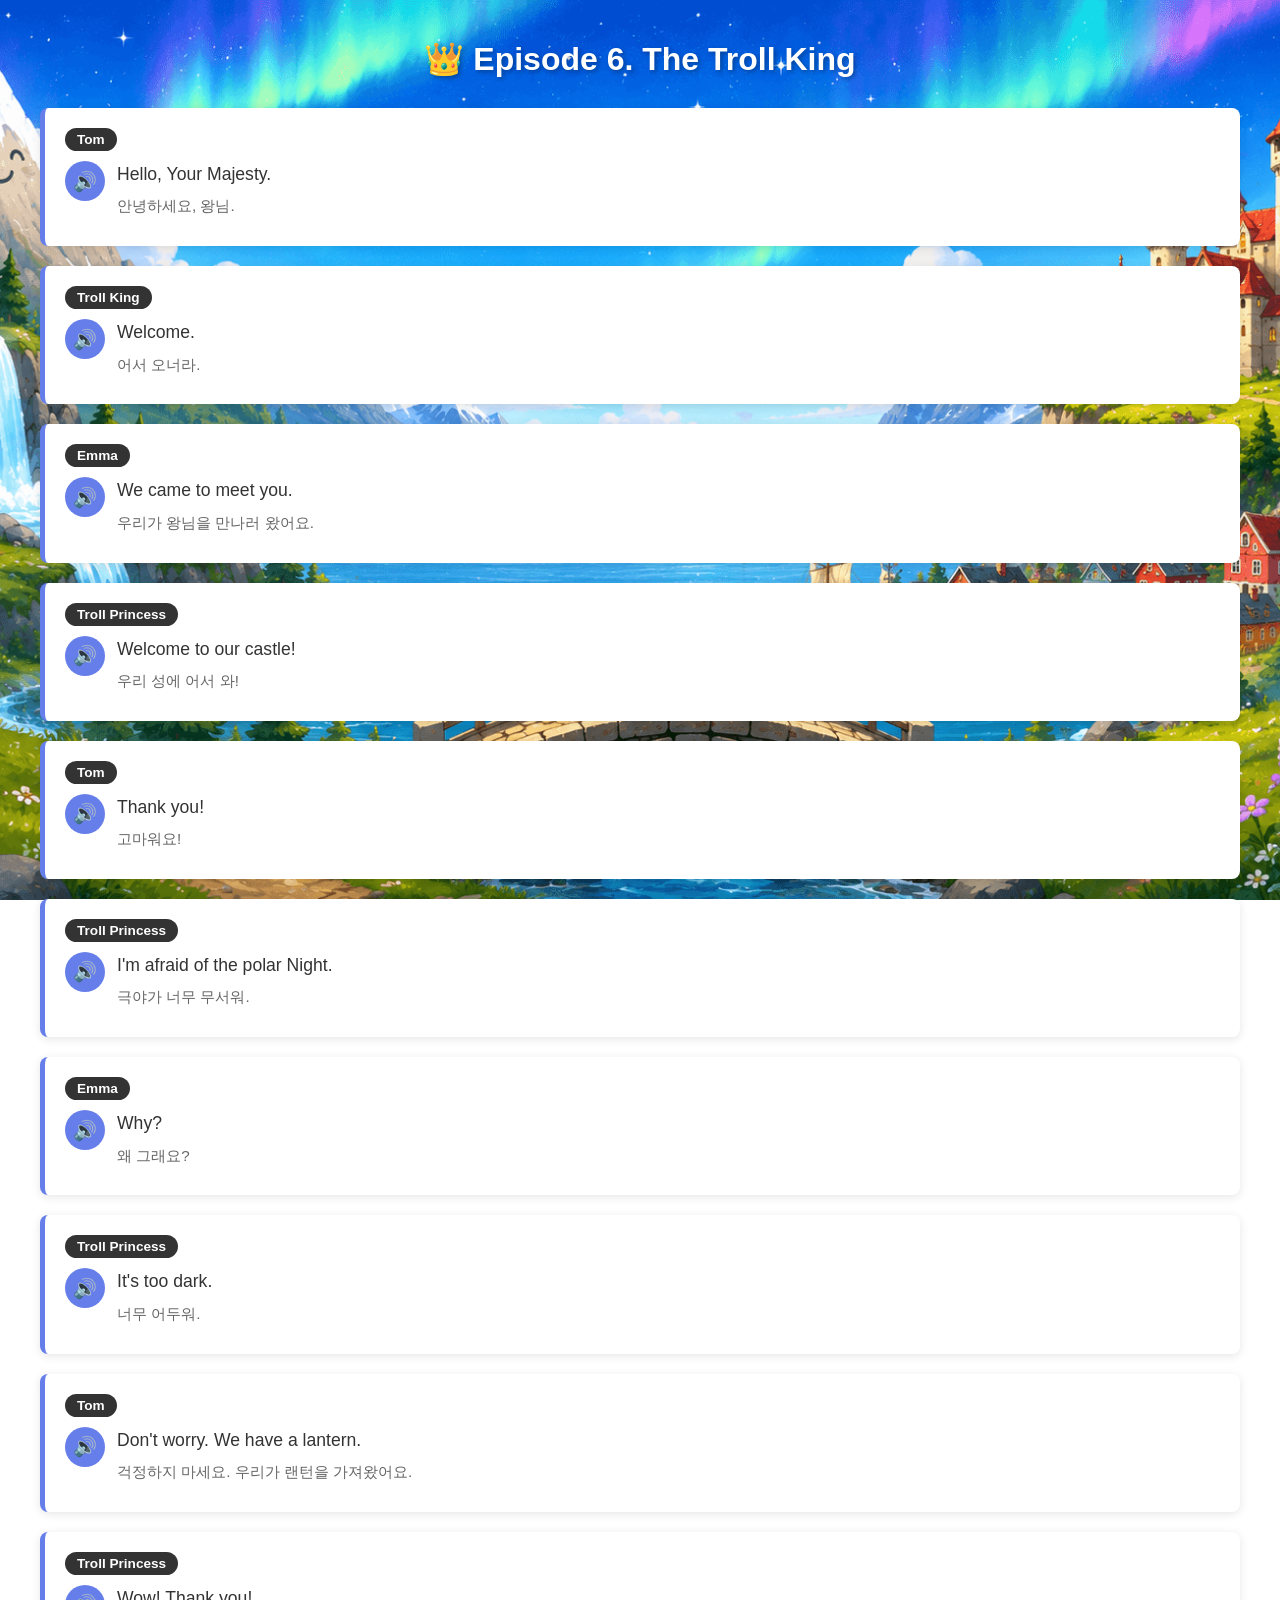
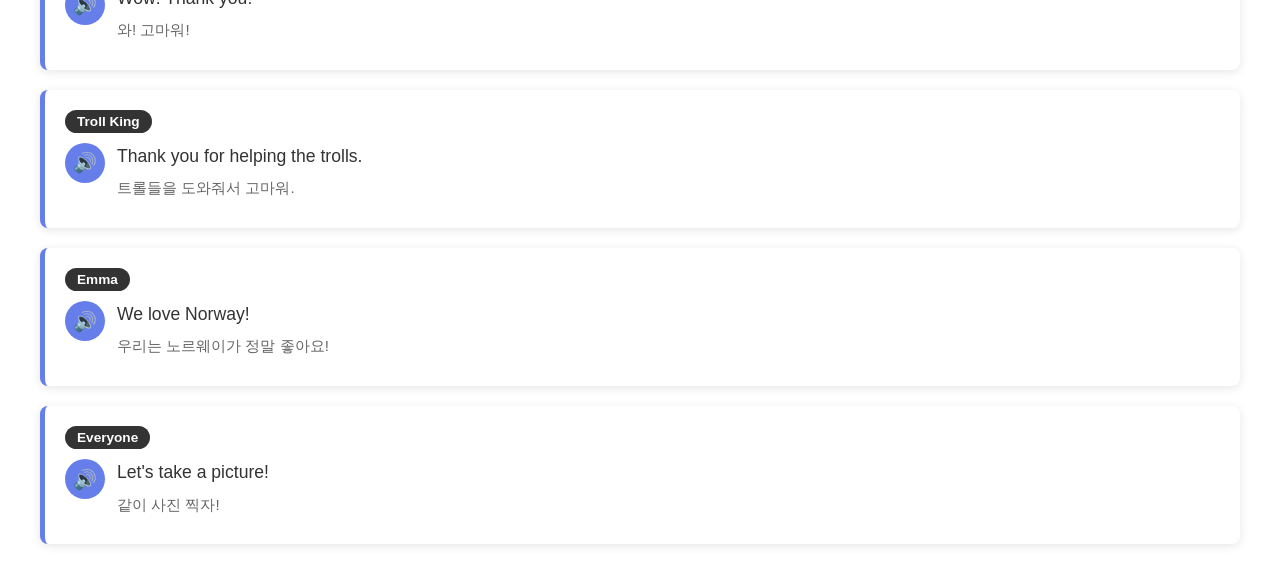
<file: episode6.html>
<!DOCTYPE html>
<html lang="ko">
<head>
  <meta charset="UTF-8">
  <meta name="viewport" content="width=device-width, initial-scale=1.0">
  <title>Episode 6 - The Troll King</title>
  <link rel="stylesheet" href="styles.css">
</head>
<body>
  <div class="container">
    <div class="episode-screen">
      <h1 class="episode-title">👑 Episode 6. The Troll King</h1>
      
      <div class="dialogue-list">
        <div class="dialogue-item">
          <span class="character-badge">Tom</span>
          <div class="dialogue-content">
            <button class="speak-btn">🔊</button>
            <div class="dialogue-text">
              <div class="english-text">Hello, Your Majesty.</div>
              <div class="korean-text">안녕하세요, 왕님.</div>
            </div>
          </div>
        </div>

        <div class="dialogue-item">
          <span class="character-badge">Troll King</span>
          <div class="dialogue-content">
            <button class="speak-btn">🔊</button>
            <div class="dialogue-text">
              <div class="english-text">Welcome.</div>
              <div class="korean-text">어서 오너라.</div>
            </div>
          </div>
        </div>

        <div class="dialogue-item">
          <span class="character-badge">Emma</span>
          <div class="dialogue-content">
            <button class="speak-btn">🔊</button>
            <div class="dialogue-text">
              <div class="english-text">We came to meet you.</div>
              <div class="korean-text">우리가 왕님을 만나러 왔어요.</div>
            </div>
          </div>
        </div>

        <div class="dialogue-item">
          <span class="character-badge">Troll Princess</span>
          <div class="dialogue-content">
            <button class="speak-btn">🔊</button>
            <div class="dialogue-text">
              <div class="english-text">Welcome to our castle!</div>
              <div class="korean-text">우리 성에 어서 와!</div>
            </div>
          </div>
        </div>

        <div class="dialogue-item">
          <span class="character-badge">Tom</span>
          <div class="dialogue-content">
            <button class="speak-btn">🔊</button>
            <div class="dialogue-text">
              <div class="english-text">Thank you!</div>
              <div class="korean-text">고마워요!</div>
            </div>
          </div>
        </div>

        <div class="dialogue-item">
          <span class="character-badge">Troll Princess</span>
          <div class="dialogue-content">
            <button class="speak-btn">🔊</button>
            <div class="dialogue-text">
              <div class="english-text">I'm afraid of the polar Night.</div>
              <div class="korean-text">극야가 너무 무서워.</div>
            </div>
          </div>
        </div>

        <div class="dialogue-item">
          <span class="character-badge">Emma</span>
          <div class="dialogue-content">
            <button class="speak-btn">🔊</button>
            <div class="dialogue-text">
              <div class="english-text">Why?</div>
              <div class="korean-text">왜 그래요?</div>
            </div>
          </div>
        </div>

        <div class="dialogue-item">
          <span class="character-badge">Troll Princess</span>
          <div class="dialogue-content">
            <button class="speak-btn">🔊</button>
            <div class="dialogue-text">
              <div class="english-text">It's too dark.</div>
              <div class="korean-text">너무 어두워.</div>
            </div>
          </div>
        </div>

        <div class="dialogue-item">
          <span class="character-badge">Tom</span>
          <div class="dialogue-content">
            <button class="speak-btn">🔊</button>
            <div class="dialogue-text">
              <div class="english-text">Don't worry. We have a lantern.</div>
              <div class="korean-text">걱정하지 마세요. 우리가 랜턴을 가져왔어요.</div>
            </div>
          </div>
        </div>

        <div class="dialogue-item">
          <span class="character-badge">Troll Princess</span>
          <div class="dialogue-content">
            <button class="speak-btn">🔊</button>
            <div class="dialogue-text">
              <div class="english-text">Wow! Thank you!</div>
              <div class="korean-text">와! 고마워!</div>
            </div>
          </div>
        </div>

        <div class="dialogue-item">
          <span class="character-badge">Troll King</span>
          <div class="dialogue-content">
            <button class="speak-btn">🔊</button>
            <div class="dialogue-text">
              <div class="english-text">Thank you for helping the trolls.</div>
              <div class="korean-text">트롤들을 도와줘서 고마워.</div>
            </div>
          </div>
        </div>

        <div class="dialogue-item">
          <span class="character-badge">Emma</span>
          <div class="dialogue-content">
            <button class="speak-btn">🔊</button>
            <div class="dialogue-text">
              <div class="english-text">We love Norway!</div>
              <div class="korean-text">우리는 노르웨이가 정말 좋아요!</div>
            </div>
          </div>
        </div>

        <div class="dialogue-item">
          <span class="character-badge">Everyone</span>
          <div class="dialogue-content">
            <button class="speak-btn">🔊</button>
            <div class="dialogue-text">
              <div class="english-text">Let's take a picture!</div>
              <div class="korean-text">같이 사진 찍자!</div>
            </div>
          </div>
        </div>
      </div>
    </div>
  </div>

  <script src="script.js"></script>
</body>
</html>
</file>
<file: styles.css>
* {
  margin: 0;
  padding: 0;
  box-sizing: border-box;
}

body {
  font-family: -apple-system, BlinkMacSystemFont, 'Segoe UI', Roboto, Oxygen, Ubuntu, Cantarell, sans-serif;
  background-image: url('index_bg.png');
  background-size: cover;
  background-position: center;
  background-repeat: no-repeat;
  background-attachment: fixed;
  min-height: 100vh;
  padding: 20px;
}

.container {
  max-width: 100%;
  margin: 0 auto;
}

/* 메인 화면 */
.main-screen {
  text-align: center;
  padding: 40px 20px;
  background-image: url('index_bg.png');
  background-size: cover;
  background-position: center;
  background-repeat: no-repeat;
  width: 100vw;
  height: 100vh;
  margin: 0;
  margin-left: calc(-50vw + 50%);
  position: relative;
  display: flex;
  flex-direction: column;
  justify-content: center;
  align-items: center;
}

.title {
  color: white;
  font-size: 2.5em;
  margin-bottom: 10px;
  text-shadow: 2px 2px 4px rgba(0, 0, 0, 0.3);
}

.subtitle {
  color: rgba(255, 255, 255, 0.9);
  font-size: 1.2em;
  margin-bottom: 50px;
}

.episodes-grid {
  display: grid;
  grid-template-columns: repeat(auto-fit, minmax(250px, 1fr));
  gap: 20px;
  margin-bottom: 40px;
  max-width: 900px;
  margin-left: auto;
  margin-right: auto;
}

.episode-btn {
  background: white;
  border: none;
  padding: 30px 20px;
  border-radius: 12px;
  font-size: 1.1em;
  font-weight: 600;
  cursor: pointer;
  transition: all 0.3s ease;
  box-shadow: 0 4px 15px rgba(0, 0, 0, 0.2);
  text-decoration: none;
  color: #333;
  display: block;
}

.episode-btn:hover {
  transform: translateY(-5px);
  box-shadow: 0 8px 25px rgba(0, 0, 0, 0.3);
  background: #f8f9ff;
}

.episode-icon {
  font-size: 2em;
  margin-bottom: 10px;
  display: block;
}

/* 에피소드 화면 */
.episode-screen {
  padding: 20px;
}

.episode-title {
  color: white;
  font-size: 2em;
  margin-bottom: 30px;
  text-align: center;
  text-shadow: 2px 2px 4px rgba(0, 0, 0, 0.3);
}

.dialogue-list {
  display: flex;
  flex-direction: column;
  gap: 20px;
}

.dialogue-item {
  background: white;
  border-left: 5px solid #667eea;
  padding: 20px;
  border-radius: 8px;
  box-shadow: 0 2px 10px rgba(0, 0, 0, 0.1);
}

.character-badge {
  display: inline-block;
  background: #333;
  color: white;
  padding: 4px 12px;
  border-radius: 20px;
  font-size: 0.85em;
  font-weight: 600;
  margin-bottom: 10px;
}

.dialogue-content {
  display: flex;
  align-items: flex-start;
  gap: 12px;
  margin-bottom: 8px;
}

.speak-btn {
  background: #667eea;
  border: none;
  color: white;
  width: 40px;
  height: 40px;
  border-radius: 50%;
  cursor: pointer;
  font-size: 1.2em;
  display: flex;
  align-items: center;
  justify-content: center;
  flex-shrink: 0;
  transition: all 0.3s ease;
  padding: 0;
}

.speak-btn:hover {
  background: #764ba2;
  transform: scale(1.1);
}

.speak-btn:active {
  transform: scale(0.95);
}

.speak-btn.speaking {
  animation: pulse 0.6s infinite;
}

@keyframes pulse {
  0% {
    background: #667eea;
  }
  50% {
    background: #764ba2;
  }
  100% {
    background: #667eea;
  }
}

.dialogue-text {
  flex: 1;
}

.english-text {
  font-size: 1.1em;
  color: #333;
  font-weight: 500;
  margin-bottom: 8px;
  line-height: 1.5;
}

.korean-text {
  font-size: 0.95em;
  color: #666;
  line-height: 1.5;
}

/* 반응형 */
@media (max-width: 768px) {
  .title {
    font-size: 2em;
  }

  .episodes-grid {
    grid-template-columns: 1fr;
  }

  .episode-title {
    font-size: 1.5em;
  }

  .english-text {
    font-size: 1em;
  }

  .korean-text {
    font-size: 0.9em;
  }
}
</file>
